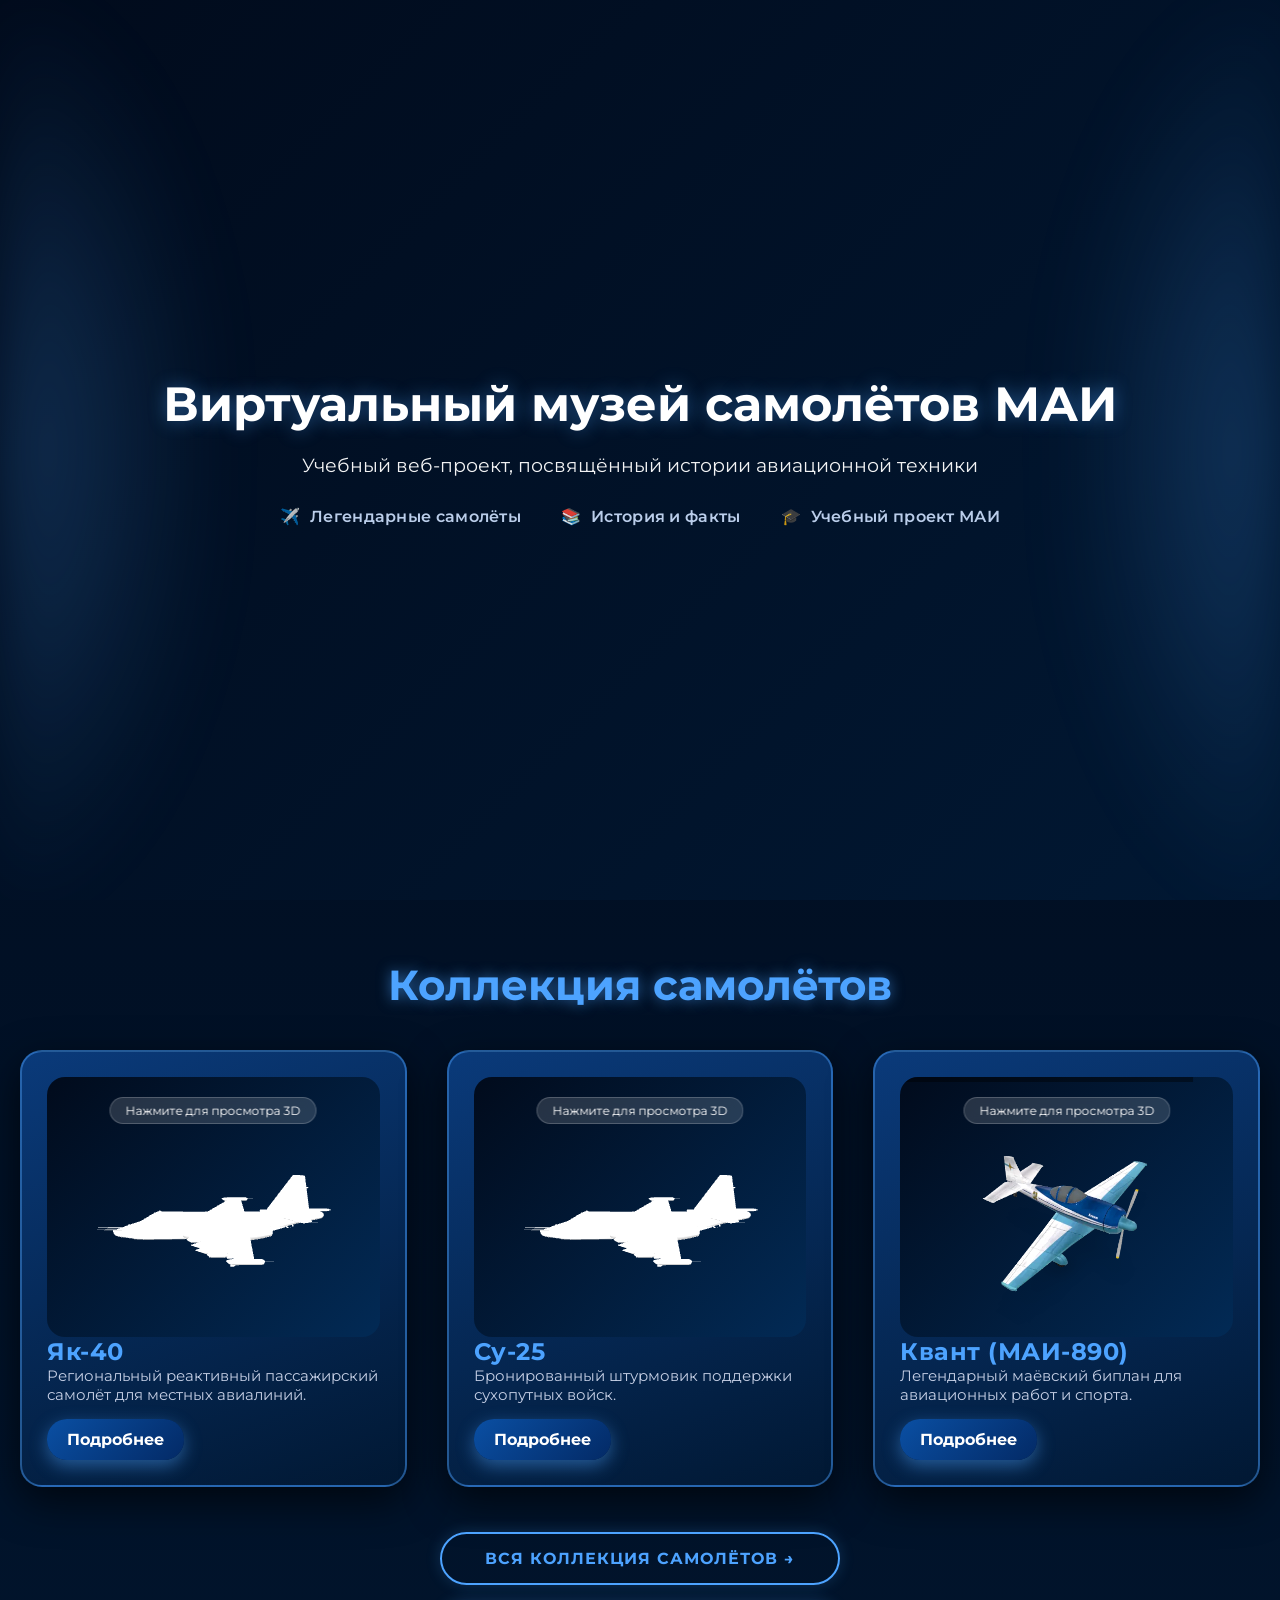
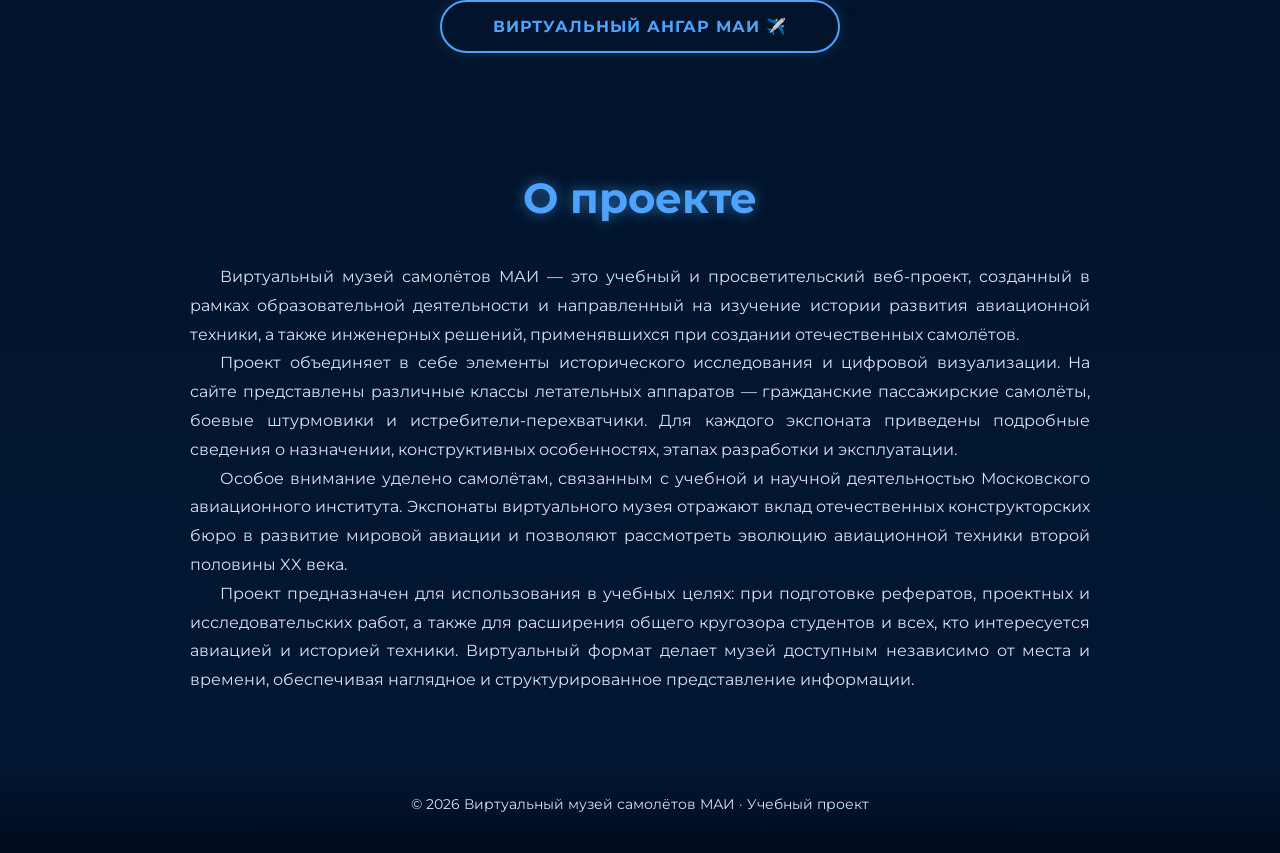
<file: index.html>
<!DOCTYPE html>
<html lang="ru">
<head>
<meta charset="UTF-8">
<meta name="viewport" content="width=device-width, initial-scale=1.0">
<title>Виртуальный музей самолётов МАИ</title>
<link href="https://fonts.googleapis.com/css2?family=Montserrat:wght@300;400;600;700&display=swap" rel="stylesheet">
<link rel="stylesheet" href="main.css">
<link rel="icon" type="image/png" href="osn_icon.png">
<!--script type="module" src="https://ajax.googleapis.com/ajax/libs/model-viewer/4.0.0/model-viewer.min.js"></script-->
<script type="module" src="model-viewer.min.js"></script>
<script src="model_script.js" defer></script>
<style>
*{box-sizing:border-box}
:root{
  --mai-blue-dark:#010b1c;
  --mai-blue:#011833;
  --mai-blue-light:#022a55;
  --mai-accent:#4da3ff;
  --panel-bg:#011428;
}
body{margin:0;font-family:'Montserrat',sans-serif;background:linear-gradient(180deg,#010b1c,#011833);color:#e6ecff;position:relative;overflow-x:hidden}
body::before{left:0;background:linear-gradient(180deg, rgba(255,95,162,0.25), transparent)}
body::before{left:0;background:radial-gradient(ellipse at left center, rgba(77,163,255,0.25) 0%, rgba(77,163,255,0.15) 30%, rgba(77,163,255,0.05) 55%, transparent 70%)}
body::after{right:0;background:linear-gradient(180deg, rgba(214,106,160,0.25), transparent)}
header{min-height:100vh;display:flex;align-items:center;justify-content:center;text-align:center;padding:40px;background:linear-gradient(135deg,#010b1c,#011833);color:#ffffff;position:relative;overflow:hidden}
header h1{font-size:3rem;margin-bottom:10px;position:relative;z-index:2;text-shadow:0 0 18px rgba(77,163,255,.45)}
header p{font-size:1.2rem;max-width:800px;margin:20px auto 30px;opacity:.95;position:relative;z-index:2}
section{padding:80px 40px}
.section-title{text-align:center;font-size:2.6rem;margin-bottom:40px;color:var(--mai-accent);font-weight:700;text-shadow:0 0 14px rgba(77,163,255,.6)}
.gallery {  display: grid;  grid-template-columns: repeat(3, 1fr);   gap: 40px;  margin-bottom:  5vh; }
.card { background: linear-gradient(160deg, #011833, #010b1c); border-radius: 22px; padding: 25px; box-shadow: 0 14px 40px rgba(0, 0, 0, .65);  transition: .35s; color: #e6ecff; border: 2px solid rgba(77, 163, 255, .45); width: auto; }
@media (max-width: 992px) {  .gallery {  grid-template-columns: repeat(2, 1fr);  }}
@media (max-width: 600px) {  .gallery {    grid-template-columns: 1fr;   margin-bottom: 40px;  }}
.card:hover{transform:translateY(-6px);box-shadow:0 18px 40px rgba(0,0,0,.65),0 0 18px rgba(77,163,255,.6);border-color:var(--mai-accent)}
.card h3{color:var(--mai-accent);font-size:1.5rem;font-weight:700;letter-spacing:.5px}
.modal-btn{margin-top:15px;display:inline-block;cursor:pointer;padding:11px 20px;border-radius:20px;background:linear-gradient(135deg,#0a4fa3,#032a66);color:#ffffff;transition:.3s;font-weight:700;box-shadow:0 6px 18px rgba(77,163,255,.45)}
.modal-btn:hover{transform:translateY(-2px) scale(1.05);box-shadow:0 10px 26px rgba(77,163,255,.7)}
.header-features{display:flex;justify-content:center;gap:40px;margin-top:25px}
.feature{display:flex;align-items:center;gap:10px;font-weight:600;color:#cfe2ff;font-size:1rem;opacity:.9}
.feature span{letter-spacing:.3px}
footer{background:linear-gradient(180deg,#011833,#010b1c);padding:40px;text-align:center;font-size:.9rem;color:#e6ecff;opacity:.95}
.modal{position:fixed;inset:0;background:rgba(0,0,0,.6);display:none;align-items:center;justify-content:center;animation:modalFade .4s ease}
.modal-content{background:linear-gradient(160deg,#011833,#010b1c);border-radius:22px;padding:32px;max-width:700px;width:90%;max-height:85vh;overflow-y:auto;animation:fadeUp .3s ease;color:#e6ecff}
.modal-content h3{color:var(--mai-accent);font-size:2rem}
.modal-content h4{margin-top:20px;color:var(--mai-light)}
.modal-content ul{padding-left:20px}
.modal-content li{margin-bottom:8px}
@keyframes fadeUp{from{opacity:0;transform:translateY(30px) scale(.97)}to{opacity:1;transform:translateY(0) scale(1)}}
@media(max-width:768px){header h1{font-size:2.2rem}section{padding:60px 20px}.header-features{flex-direction:column;gap:14px}}section{padding:60px 20px}}
.spec-table{width:100%;border-collapse:collapse;margin-top:10px;font-size:.95rem}
.spec-table th,.spec-table td{padding:8px 10px;border-bottom:1px solid rgba(255,255,255,.15);text-align:left;color:#e6ecff}
.spec-table th{color:var(--mai-accent);font-weight:600;width:55%}
.spec-table tr:last-child th,.spec-table tr:last-child td{border-bottom:none}
@keyframes modalFade{from{opacity:0}to{opacity:1}}
header::before,header::after{content:'';position:absolute;top:0;bottom:0;width:220px;z-index:1;pointer-events:none}
header::before{left:0;background:radial-gradient(ellipse at left center, rgba(77,163,255,0.22) 0%, rgba(77,163,255,0.12) 35%, rgba(77,163,255,0.05) 55%, transparent 75%);filter:blur(30px)}
header::after{right:0;background:radial-gradient(ellipse at right center, rgba(77,163,255,0.22) 0%, rgba(77,163,255,0.12) 35%, rgba(77,163,255,0.05) 55%, transparent 75%);filter:blur(30px)}
</style>
</head>
<body>
<header>
<div>
<h1>Виртуальный музей самолётов МАИ</h1>
<p>Учебный веб‑проект, посвящённый истории авиационной техники</p>
<div class="header-features">
  <div class="feature">✈️ <span><a href="#_Коллекция_самолётов">Легендарные самолёты</a></span></div>
  <div class="feature">📚 <span><a href="#_Коллекция_самолётов">История и факты</a></span></div>
  <div class="feature">🎓 <span><a href="#_О_проекте">Учебный проект МАИ</a></span></div>
</div>
</div>
</header>
<section>
<h2 class="section-title"><a name="_Коллекция_самолётов"></a>Коллекция самолётов</h2>
<div class="gallery">
<div class="card" style="background: linear-gradient(160deg, #0a3a7a, #011833) !important;"><div class="model-placeholder" onclick="openModelViewer('yak40')"><model-viewer src="model_yak40.glb" alt="3D модель"  poster="poster_yak40.webp" auto-rotate interaction-prompt="none" loading="lazy" power-preference="low-power" minimum-render-scale="0.5" camera-controls disable-zoom style="width:100%;height:100%;background:transparent"></model-viewer><div class="click-hint">Нажмите для просмотра 3D</div></div><h3>Як-40</h3><p style="opacity:.85;font-size:.95rem">Региональный реактивный пассажирский самолёт для местных авиалиний.</p><div class="modal-btn" onclick="openModal('yak40')">Подробнее</div></div>
<div class="card" style="background: linear-gradient(160deg, #0a3a7a, #011833) !important;"><div class="model-placeholder" onclick="openModelViewer('su25')"><model-viewer src="model_su25.glb" alt="3D модель"  poster="poster_su25.webp" auto-rotate interaction-prompt="none" loading="lazy" power-preference="low-power" minimum-render-scale="0.5"  camera-controls disable-zoom style="width:100%;height:100%;background:transparent"></model-viewer><div class="click-hint">Нажмите для просмотра 3D</div></div><h3>Су-25</h3><p style="opacity:.85;font-size:.95rem">Бронированный штурмовик поддержки сухопутных войск.</p><div class="modal-btn" onclick="openModal('su25')">Подробнее</div></div>
<div class="card" onmouseenter="speakCard(this)" onmouseleave="stopSpeak()" style="background: linear-gradient(160deg, #0a3a7a, #011833) !important;"><div class="model-placeholder" onclick="openModelViewer('kvant')"><model-viewer src="model_kvant.glb" alt="3D модель" poster="poster_kvant.webp" auto-rotate interaction-prompt="none" loading="lazy" power-preference="low-power" minimum-render-scale="0.5" camera-controls disable-zoom style="width:100%;height:100%;background:transparent"></model-viewer><div class="click-hint">Нажмите для просмотра 3D</div></div><h3>Квант (МАИ-890)</h3><p style="opacity:.85;font-size:.95rem">Легендарный маёвский биплан для авиационных работ и спорта.</p><div class="modal-btn" onclick="openModal('kvant')">Подробнее</div></div>
</div>
<div style="text-align: center; margin-top: 40px; display: flex; flex-direction: column; align-items: center; gap: 15px;">
    <a href="catalog.html" class="all-models-btn" style="width: 400px;">Вся коллекция самолётов →</a>
    <a href="angar.html" class="all-models-btn" style="width: 400px;">Виртуальный ангар МАИ ✈️</a>
</div>
</section>
<section>
<h2 class="section-title"><a name="_О_проекте"></a>О проекте</h2>
<div style="max-width:900px;margin:auto;line-height:1.8;opacity:.95; text-align: justify;  hyphens: auto; text-indent: 30px;  ">
<p>
Виртуальный музей самолётов МАИ — это учебный и просветительский веб‑проект,
созданный в рамках образовательной деятельности и направленный на изучение
истории развития авиационной техники, а также инженерных решений,
применявшихся при создании отечественных самолётов.
</p>
<p>
Проект объединяет в себе элементы исторического исследования и цифровой
визуализации. На сайте представлены различные классы летательных аппаратов —
гражданские пассажирские самолёты, боевые штурмовики и истребители‑перехватчики.
Для каждого экспоната приведены подробные сведения о назначении,
конструктивных особенностях, этапах разработки и эксплуатации.
</p>
<p>
Особое внимание уделено самолётам, связанным с учебной и научной деятельностью
Московского авиационного института. Экспонаты виртуального музея отражают вклад
отечественных конструкторских бюро в развитие мировой авиации и позволяют
рассмотреть эволюцию авиационной техники второй половины XX века.
</p>
<p>
Проект предназначен для использования в учебных целях: при подготовке
рефератов, проектных и исследовательских работ, а также для расширения общего
кругозора студентов и всех, кто интересуется авиацией и историей техники.
Виртуальный формат делает музей доступным независимо от места и времени,
обеспечивая наглядное и структурированное представление информации.
</p>
</div>
</section>
<footer>© 2026 Виртуальный музей самолётов МАИ · Учебный проект</footer>
<div class="modal" id="infoModal"><div class="modal-content" id="modalContent"></div></div>
<div class="modal" id="modelModal">
   <div class="modal-content" id="modelModalContent" style="max-width:90%; max-height:90%; padding:0; overflow:hidden; display:flex; flex-direction:column; ">
        <!-- Сюда скрипт будет вставлять нужный <model-viewer> -->
    </div>
</div>

<div id="info-panel" class="info-panel-hidden">
  <div class="info-panel-content"></div>
</div>
   
</body>
</html>
</file>
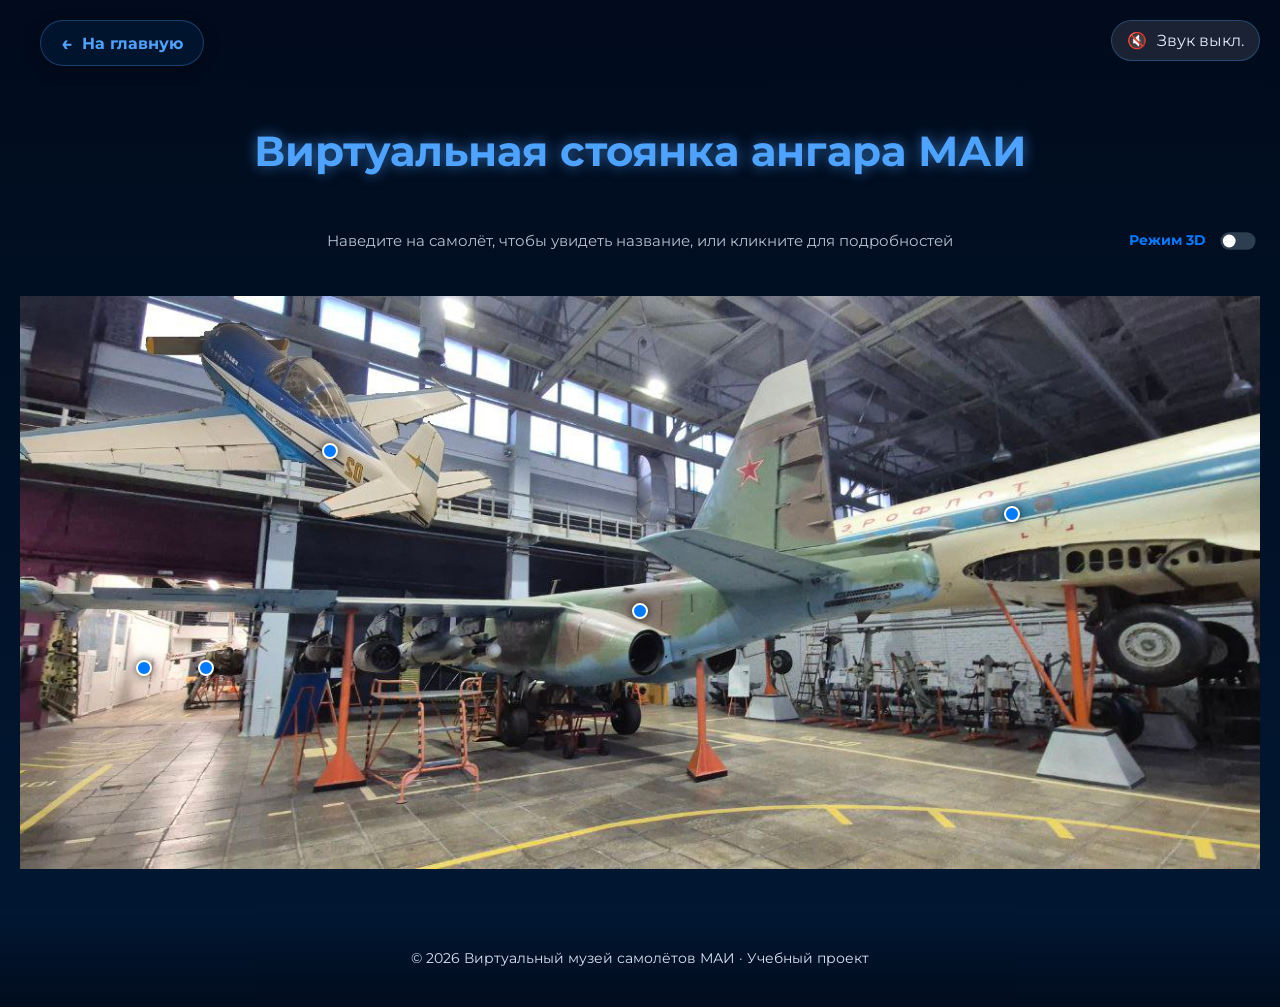
<file: angar.html>
<!DOCTYPE html>
<html lang="ru">
<head>
<meta charset="UTF-8">
<meta name="viewport" content="width=device-width, initial-scale=1.0">
<title>Виртуальный музей самолётов МАИ</title>
<link href="https://fonts.googleapis.com/css2?family=Montserrat:wght@300;400;600;700&display=swap" rel="stylesheet">
<link rel="stylesheet" href="main.css">
<link rel="icon" type="image/png" href="osn_icon.png">
<!--script type="module" src="https://ajax.googleapis.com/ajax/libs/model-viewer/4.0.0/model-viewer.min.js"></script-->
<script type="module" src="model-viewer.min.js"></script>
<script src="model_script.js" defer></script>
<style>
*{box-sizing:border-box}
:root{
  --mai-blue-dark:#010b1c;
  --mai-blue:#011833;
  --mai-blue-light:#022a55;
  --mai-accent:#4da3ff;
  --panel-bg:#011428;
}
body{margin:0;font-family:'Montserrat',sans-serif;background:linear-gradient(180deg,#010b1c,#011833);color:#e6ecff;position:relative;overflow-x:hidden}
body::before{left:0;background:linear-gradient(180deg, rgba(255,95,162,0.25), transparent)}
body::before{left:0;background:radial-gradient(ellipse at left center, rgba(77,163,255,0.25) 0%, rgba(77,163,255,0.15) 30%, rgba(77,163,255,0.05) 55%, transparent 70%)}
body::after{right:0;background:linear-gradient(180deg, rgba(214,106,160,0.25), transparent)}
header{min-height:100vh;display:flex;align-items:center;justify-content:center;text-align:center;padding:40px;background:linear-gradient(135deg,#010b1c,#011833);color:#ffffff;position:relative;overflow:hidden}
header h1{font-size:3rem;margin-bottom:10px;position:relative;z-index:2;text-shadow:0 0 18px rgba(77,163,255,.45)}
header p{font-size:1.2rem;max-width:800px;margin:20px auto 30px;opacity:.95;position:relative;z-index:2}
section{padding:80px 40px}
.section-title{text-align:center;font-size:2.6rem;margin-bottom:40px;color:var(--mai-accent);font-weight:700;text-shadow:0 0 14px rgba(77,163,255,.6)}
.gallery {  display: grid;  grid-template-columns: repeat(3, 1fr);   gap: 40px;  margin-bottom:  5vh; }
.card { background: linear-gradient(160deg, #011833, #010b1c); border-radius: 22px; padding: 25px; box-shadow: 0 14px 40px rgba(0, 0, 0, .65);  transition: .35s; color: #e6ecff; border: 2px solid rgba(77, 163, 255, .45); width: auto; }
@media (max-width: 992px) {  .gallery {  grid-template-columns: repeat(2, 1fr);  }}
@media (max-width: 600px) {  .gallery {    grid-template-columns: 1fr;   margin-bottom: 40px;  }}
.card:hover{transform:translateY(-6px);box-shadow:0 18px 40px rgba(0,0,0,.65),0 0 18px rgba(77,163,255,.6);border-color:var(--mai-accent)}
.card h3{color:var(--mai-accent);font-size:1.5rem;font-weight:700;letter-spacing:.5px}
.modal-btn{margin-top:15px;display:inline-block;cursor:pointer;padding:11px 20px;border-radius:20px;background:linear-gradient(135deg,#0a4fa3,#032a66);color:#ffffff;transition:.3s;font-weight:700;box-shadow:0 6px 18px rgba(77,163,255,.45)}
.modal-btn:hover{transform:translateY(-2px) scale(1.05);box-shadow:0 10px 26px rgba(77,163,255,.7)}
.header-features{display:flex;justify-content:center;gap:40px;margin-top:25px}
.feature{display:flex;align-items:center;gap:10px;font-weight:600;color:#cfe2ff;font-size:1rem;opacity:.9}
.feature span{letter-spacing:.3px}
footer{background:linear-gradient(180deg,#011833,#010b1c);padding:40px;text-align:center;font-size:.9rem;color:#e6ecff;opacity:.95}
.modal{position:fixed;inset:0;background:rgba(0,0,0,.6);display:none;align-items:center;justify-content:center;animation:modalFade .4s ease}
.modal-content{background:linear-gradient(160deg,#011833,#010b1c);border-radius:22px;padding:32px;max-width:700px;width:90%;max-height:85vh;overflow-y:auto;animation:fadeUp .3s ease;color:#e6ecff}
.modal-content h3{color:var(--mai-accent);font-size:2rem}
.modal-content h4{margin-top:20px;color:var(--mai-light)}
.modal-content ul{padding-left:20px}
.modal-content li{margin-bottom:8px}
@keyframes fadeUp{from{opacity:0;transform:translateY(30px) scale(.97)}to{opacity:1;transform:translateY(0) scale(1)}}
@media(max-width:768px){header h1{font-size:2.2rem}section{padding:60px 20px}.header-features{flex-direction:column;gap:14px}}section{padding:60px 20px}}
.spec-table{width:100%;border-collapse:collapse;margin-top:10px;font-size:.95rem}
.spec-table th,.spec-table td{padding:8px 10px;border-bottom:1px solid rgba(255,255,255,.15);text-align:left;color:#e6ecff}
.spec-table th{color:var(--mai-accent);font-weight:600;width:55%}
.spec-table tr:last-child th,.spec-table tr:last-child td{border-bottom:none}
@keyframes modalFade{from{opacity:0}to{opacity:1}}
header::before,header::after{content:'';position:absolute;top:0;bottom:0;width:220px;z-index:1;pointer-events:none}
header::before{left:0;background:radial-gradient(ellipse at left center, rgba(77,163,255,0.22) 0%, rgba(77,163,255,0.12) 35%, rgba(77,163,255,0.05) 55%, transparent 75%);filter:blur(30px)}
header::after{right:0;background:radial-gradient(ellipse at right center, rgba(77,163,255,0.22) 0%, rgba(77,163,255,0.12) 35%, rgba(77,163,255,0.05) 55%, transparent 75%);filter:blur(30px)}
</style>
</head>
<body>
<div class="nav-container">
    <a href="index.html#_Коллекция_самолётов" class="back-btn">
        <span class="arrow">←</span> На главную
    </a>
</div>
<div class="audio-toggle" onclick="toggleAudio()">
    <span id="speaker-icon">🔇</span>
    <span id="speaker-text">Звук выкл.</span> 
</div>
<section class="angar-section" style="padding: 40px 20px; text-align: center;">
  <h2 class="section-title">Виртуальная стоянка ангара МАИ</h2>
<div style="position: relative; display: flex; justify-content: center; align-items: center; margin-bottom: 30px; min-height: 50px; width: 100%;">
    
    <!-- ТЕКСТ: Всегда в центре. На мобилках уменьшаем ширину, чтобы не бил слайдер -->
    <p style="margin: 0; opacity: 0.8; font-size: 0.95rem; text-align: center; max-width: 60%; line-height: 1.3;">
        Наведите на самолёт, чтобы увидеть название, или кликните для подробностей
    </p>

    <!-- СЛАЙДЕР: Прибит к правому краю через position: absolute -->
    <div style="position: absolute; right: 0; display: flex; align-items: center; white-space: nowrap;">
        <span style="margin-right: 10px; color: #007bff; font-weight: 700; font-size: 14px; text-align: right; line-height: 1.1;">
            Режим 3D
        </span>
        <label class="switch" style="transform: scale(0.8); margin-right: 0;">
            <input type="checkbox" id="three-d-mode-toggle">
            <span class="slider"></span>
        </label>
    </div>
</div>

<style>
/* Магия для телефона: если экран меньше 768px, отключаем "абсолютное" позиционирование слайдера */
@media (max-width: 768px) {
    [style*="position: absolute; right: 0"] {
        position: static !important; 
        margin-top: 15px;
        width: 100%;
        justify-content: center !important;
    }
    [style*="display: flex; justify-content: center"] {
        flex-direction: column;
    }
    [style*="max-width: 60%"] {
        max-width: 100% !important;
    }
}
</style>

  <div id="main-view-container" style="position: relative; width: 100%;">
    
    <!-- РЕЖИМ 2D (Фото с твоими полными текстами) -->
    <div id="view-2d" class="angar-container" style="position: relative; width: 100%; line-height: 0;">
      <img src="angar_mai.jpg" style="width: 100%; height: auto; display: block;">
      
      <!-- Точка над Як-40 -->
      <button class="hotspot_a" 
              onclick="openModal('yak40')" 
              onmouseenter="speakAnnotation('Самолет Як-40')" 
              onmouseleave="stopSpeak()"
              style="top: 38%; left: 80%; background-color: #007bff !important; border: 2px solid white !important; box-shadow: 0 0 10px rgba(0,0,0,0.8) !important; width: 16px; height: 16px;">
        <div class="annotation">
          Як-40<br>
          <span style="font-size: 12px; font-weight: 400; opacity: 0.8;">Нажмите, чтобы узнать историю</span>
        </div>
      </button>

      <!-- Точка над Су-25 -->
      <button class="hotspot_a" 
              onclick="openModal('su25')" 
              onmouseenter="speakAnnotation('Штурмовик Су-25')" 
              onmouseleave="stopSpeak()"
              style="top: 55%; left: 50%; background-color: #007bff !important; border: 2px solid white !important; box-shadow: 0 0 10px rgba(0,0,0,0.8) !important; width: 16px; height: 16px;">
        <div class="annotation">
          Штурмовик Су-25<br>
          <span style="font-size: 12px; font-weight: 400; opacity: 0.8;">Посмотреть характеристики</span>
        </div>
      </button>

      <!-- Точка над Квантом -->
      <button class="hotspot_a" 
              onclick="openModal('kvant')" 
              onmouseenter="speakAnnotation('Самолет Квант')" 
              onmouseleave="stopSpeak()"
              style="top: 27%; left: 25%; background-color: #007bff !important; border: 2px solid white !important; box-shadow: 0 0 10px rgba(0,0,0,0.8) !important; width: 16px; height: 16px;">
        <div class="annotation">
          МАИ-890 «Квант»  )<br>
          <span style="font-size: 12px; font-weight: 400; opacity: 0.8;">Учебный биплан </span>
        </div>
      </button>
      <!-- Точка над Ми-2 -->
      <button class="hotspot_a" 
              onclick="openModal('mi2')" 
              onmouseenter="speakAnnotation('Вертолет Ми-2')" 
              onmouseleave="stopSpeak()"
              style="top: 65%; left: 15%; background-color: #007bff !important; border: 2px solid white !important; width: 16px; height: 16px;">
        <div class="annotation">
          Ми-2<br>
          <span style="font-size: 12px; font-weight: 400; opacity: 0.8;">Легкий многоцелевой</span>
        </div>
      </button>   
<!-- Точка над моделью Можайского («Летунья») -->
<button class="hotspot_a" 
        onclick="openModal('mojaysky')" 
        onmouseenter="speakAnnotation('Модель Можайского Летунья')" 
        onmouseleave="stopSpeak()"
        style="top: 65%; left: 10%; background-color: #007bff !important; border: 2px solid white !important; box-shadow: 0 0 10px rgba(0,0,0,0.8) !important; width: 16px; height: 16px;">
  <div class="annotation">
    Модель «Летунья»<br>
    <span style="font-size: 12px; font-weight: 400; opacity: 0.8;">Первая в России летающая модель с деревянным каркасом </span>
  </div>
</button>      
    </div>

    <!-- РЕЖИМ 3D  -->
    <div id="view-3d" style="display: none; z-index: 2; width: 100%; height: 600px; background: #000; border-radius: 15px; overflow: hidden; position: relative;">
    <model-viewer src="model_angar.glb" id="modangar" camera-controls tone-mapping="neutral" shadow-intensity="1"  interaction-prompt="none" disable-zoom 
     camera-orbit="-223.7deg 77.74deg 167.2m" min-camera-orbit="auto auto 0m"  min-field-of-view="10deg" field-of-view="29.19deg" >
<!-- Су-25 (Слева от центра) -->
  <button slot="hotspot-su25" class="plane-poster hidden-poster" 
          data-position="-6m 1.8m -8m" data-normal="0 1 0" 
          onclick="handlePosterClick(event,'su25')">
      <img src="poster_su25.webp" style="width: 300px; height: auto;">
      <div class="annotation">Су-25</div>
  </button>

  <!-- Як-40 (Справа от центра) -->
  <button slot="hotspot-yak40" class="plane-poster hidden-poster" 
          data-position="7.5m 1.8m -6m" data-normal="0 1 0" 
          onclick="handlePosterClick(event,'yak40')">
      <img src="poster_yak40.webp" style="width: 450px; height: auto;">
      <div class="annotation">Як-40</div>
  </button>

  <!-- Су-33 (Чуть в глубине по центру) -->
  <button slot="hotspot-su33" class="plane-poster hidden-poster" 
          data-position="2.5m 1.5m 3m" data-normal="0 1 0" 
          onclick="handlePosterClick(event,'su33')">
      <img src="poster_su33.webp" style="width: 280px; height: auto;">
      <div class="annotation">Су-33</div>
  </button>
  <!-- Ми-2 (в ангаре) -->
  <button slot="hotspot-mi2" class="plane-poster hidden-poster" 
          data-position="-2m 0.2m -3m" data-normal="0 1 0" 
          onclick="handlePosterClick(event,'mi2')">
      <img src="poster_mi2.webp" style="width: 450px; height: auto;">
      <div class="annotation">Ми-2</div>
  </button>
  <!-- Модель Можайского (слева) -->
  <button slot="hotspot-mojaysky" class="plane-poster hidden-poster" 
          data-position="-2m 4.5m -5m" data-normal="0 1 0" 
          onclick="handlePosterClick(event,'mojaysky')">
      <img src="poster_mojaysky.webp" style="width: 450px; height: auto;">
      <div class="annotation">Модель «Летунья»</div>
  </button>
    <!-- Квант (МАИ-890) -->
  <button slot="hotspot-kvant" class="plane-poster hidden-poster" 
        data-position="7m 5m -4m" data-normal="0 1 0" 
        onclick="handlePosterClick(event,'kvant')">
    <img src="poster_kvant.webp" style="width: 250px; height: auto;">
    <div class="annotation">Квант (МАИ-890)</div>
  </button>
    </model-viewer>
    </div>
  </div> 
</section>
<footer>© 2026 Виртуальный музей самолётов МАИ · Учебный проект</footer>
<div class="modal" id="infoModal"><div class="modal-content" id="modalContent"></div></div>
<!-- Скрытый элемент аудио -->
<audio id="ambient-sound">
    <source src="samolety_1.mp3" type="audio/mpeg">
</audio>
<div class="modal" id="modelModal"  style="z-index:3;">
   <div class="modal-content" id="modelModalContent" style="max-width:90%; max-height:90%; padding:0; overflow:hidden; display:flex; flex-direction:column; ">
     </div>
</div>
<div id="info-panel" class="info-panel-hidden">
  <div class="info-panel-content"></div>
</div>
 
</body>
<script>
document.addEventListener('DOMContentLoaded', () => {
    const toggle = document.getElementById('three-d-mode-toggle');
    const view2d = document.getElementById('view-2d');
    const view3d = document.getElementById('view-3d');
    const angar = document.getElementById('modangar');

    if (toggle && view2d && view3d) {
        toggle.addEventListener('change', (e) => {
            if (e.target.checked) {
                view2d.style.display = 'none';
                view3d.style.display = 'block';

                if (angar) {
                    // Указываем начальную точку снаружи
                    angar.cameraOrbit = "-223.7deg 77.74deg 150m";
                    angar.cameraTarget = "0m 5m 0m";
                    // ПРИНУДИТЕЛЬНО ставим камеру далеко без анимации
                    angar.jumpCameraToGoal(); 

                    requestAnimationFrame(() => {
                        setTimeout(() => {
                            // Обновляем границы перед полетом
                            angar.updateFraming(); 
                            
                            setTimeout(() => {
                                // Плавный залет (твои координаты)
                                smoothEnterAngar(angar, '0.78m 2m -0.07m', '-180deg 85deg 30m', 1.3);                                          
                            }, 200);       
                           // setTimeout(() => {angar.cameraOrbit ='-0deg 85deg 30m';},1500 );
                        }, 300); 
                    });
                  
                }
            } else {
                view2d.style.display = 'block';
                view3d.style.display = 'none';
                
                // Прячем постеры при выходе
                const posters = angar.querySelectorAll('.plane-poster');
                posters.forEach(p => p.classList.remove('visible-poster'));

                if (angar) {
                    // Возвращаем камеру "на улицу"
                    angar.cameraOrbit = "-223.7deg 77.74deg 150m";
                    angar.cameraTarget = "0m 5m 0m";
                }
            }
        });
    }

    // НАСТРОЙКА МАТЕРИАЛОВ (Тут аккуратно!)
    if (angar) {
        angar.addEventListener('load', () => {
            const materials = angar.model.materials;
            materials.forEach(material => {                
                // material.pbrMetallicRoughness.setBaseColorFactor([0.5, 0.5, 0.5, 1]);                
                material.pbrMetallicRoughness.setMetallicFactor(0.8);
                material.pbrMetallicRoughness.setRoughnessFactor(0.5);
            });
            angar.exposure = 0.8; // Можно чуть поднять яркость для текстур
        });
    }
});
  
function handlePosterClick(event, planeId) {
    const posterButton = event.currentTarget;
    const img = posterButton.querySelector('img');
    const angar = document.getElementById('modangar');

    if (img && angar) {
        // 1. ПОВОРОТ К ДВЕРИ (Сначала просто фиксируем взгляд)
        angar.cameraOrbit = "0deg 85deg 30m"; 
        angar.cameraTarget = "0.78m 2m -0.07m";

        // 2. ЗАПУСК ПОЛЕТА (через паузу, чтобы камера успела довернуть)
        setTimeout(() => {
            
            // ТОТ САМЫЙ РАБОЧИЙ ПОЛЕТ ПОСТЕРА
            const flyAnim = img.animate([
                { transform: 'scale(1) translateY(0)', opacity: 1 },
                { transform: 'scale(0.1) translateY(-500px) translateZ(-800px)', opacity: 0 }
            ], {
                duration: 1400,
                easing: 'ease-in',
                fill: 'forwards' 
            });

            // РЫВОК КАМЕРЫ ВСЛЕД ЗА НИМ (В КОСМОС)
            // Летим ниже (1m) и очень далеко за дверь (-40m)
           setTimeout(() => {  angar.cameraOrbit = "0deg 90deg 15m"; 
            angar.cameraTarget = "0.78m 5m -40m";
            angar.fieldOfView = "15deg"; // Сужаем обзор для скорости
 
            angar.skyboxImage = "cloud_layers_1k.hdr"; // Путь к твоему небу
    angar.exposure = 2.0; // Делаем вспышку света при вылете
}, 700);
            flyAnim.onfinish = () => {
                openModelViewer(planeId);
                
                // ТИХИЙ СБРОС (без обратного разворота)
                setTimeout(() => {
                    flyAnim.cancel();
                    // Оставляем камеру смотреть на дверь
                    angar.cameraOrbit = "0deg 85deg 30m"; 
                    angar.cameraTarget = "0.78m 2m -0.07m";
                    angar.fieldOfView = "29deg";
                }, 1000);
            };
            
        }, 600); // Пауза на разворот
    }
}
</script>
</html>
</file>
<file: main.css>
/* ����� �������� */
* {
margin: 0;
padding: 0;
box-sizing: border-box; 
}


/* ������ 3D ����� �� ���� ������� */
model-viewer {
height: 100vh;
width: 100%;
display: block;
filter: brightness(1.1) contrast(1.05);
}

a {
    color: #cfe2ff; /* ���� ������� ������ */
    text-decoration: none; /* ������ ������������� (�����������) */
}
a:visited {
    color: #cfa2ff; /* ���� ���������� ������ */
}
a:hover {
    color: #0000ff; /* ���� ��� ��������� ������� */
    text-decoration: underline; /* ������������� ��� ��������� */
}
a:active {
    color: #00ff00; /* ���� �������� ������ (��� �������) */

}


.hotspot-label {
  position: absolute;
  bottom: 30px;
  left: 50%;
  transform: translateX(-50%);
  background: white;
  padding: 4px 8px;
  border-radius: 4px;
  font-size: 12px;
  white-space: nowrap;
}

.cabin-hotspot {
  width: 20px;
  height: 20px;
  border-radius: 50%;
  border: none;
  background-color: #007bff; /* ����� ���� */
  box-shadow: 0 0 0 rgba(0, 123, 255, 0.4);
  animation: pulse-blue 2s infinite;
  cursor: pointer;
  padding: 0;
}


.close-model-btn {
  position: absolute; /* ������������ modal-content */
  top: 20px;
  right: 20px;
  z-index: 1000; /* ������ ������ ������ */
  background: rgba(0, 0, 0, 0.6);
  color: white;
  padding: 10px 20px;
  border-radius: 5px;
  cursor: pointer;
  font-family: sans-serif;
  transition: background 0.3s;
}

.close-model-btn:hover {
  background: rgba(255, 71, 87, 1); /* �������� ��� ��������� */
}

/* �������� �������, ����� �� � ������  */
.inside-mode .cabin-hotspot {
  display: none;
}


#modsu33 [slot^="hotspot"] {
  display: none; /* ������, ���� �� ��������� �������� */
  position: relative; 
  border: none;
  cursor: pointer;
  outline: none;
  padding: 0;
  margin: 0;
  /* ���������� ������ � 3D �����, ��� �������� ������ ����������! */
  transform: translate(-50%, -50%); 
}

/* ������ ������ */
#cabin-trigger {
  width: 40px; 
  height: 40px;
  background: url('KABINA.gif') no-repeat center / contain;
  background-color: transparent;   
  border: 2px solid rgba(255,255,255,0.3); 
  opacity: 0.3 !important; 
  --min-hotspot-opacity: 0.2;
  transition: opacity 0.3s;
}

/* ��������� "������" (������� ������ ������) */
#cabin-trigger.is-inside {
  width: auto !important;
  height: auto !important;
  padding: 10px 20px;
  background: rgba(255, 71, 25, 0.6) !important;
  color: white !important;
  border-radius: 5px;
  font-weight: bold;
  opacity: 1 !important;
  --min-hotspot-opacity: 1 !important;
  border: none;
  white-space: nowrap;
}


#bagage-trigger.is-inside {
  width: auto !important;
  height: auto !important;
  padding: 10px 20px;
  background: rgba(255, 71, 25, 0.6) !important;
  color: white !important;
  border-radius: 5px;
  font-weight: bold;
  opacity: 1 !important;
  --min-hotspot-opacity: 1 !important;
  border: none;
  white-space: nowrap;
}

/* ��������� ������� (����������) */
#eject-button {
  /* ��� ��� ������ ���������� ����� ��� "����������" */
  position: absolute; 
  top: 0; 
  left: 0;  
  /* ���������� � 3D ����� */
  transform: translate(-50%, -50%); 
  
  display: none; /* ���� �� ����� � ������ */
  width: 60px;
  height: 60px;
  background-color: rgba(255, 120, 0, 0.9) !important;
  border: 2px solid black;
  z-index: 10; /* ����� ��� ������ ������ */
}


/* ������ ��������� (������������� �����) */
@keyframes pulse-blue {
  0% {
    transform: scale(0.95);
    box-shadow: 0 0 0 0 rgba(0, 123, 255, 0.7);
  }
  70% {
    transform: scale(1);
    box-shadow: 0 0 0 15px rgba(0, 123, 255, 0);
  }
  100% {
    transform: scale(0.95);
    box-shadow: 0 0 0 0 rgba(0, 123, 255, 0);
  }
}



/* �������� ����� ������ (������ ���������) */
@keyframes button-pulse {
  0% { transform: scale(1); }
  50% { transform: scale(1.05); }
  100% { transform: scale(1); }
}

/* �������� ������������ ����� */
@keyframes echo-wave {
  0% { transform: scale(1); opacity: 0.8; }
  100% { transform: scale(1.6); opacity: 0; }
}

.blink-active {
  position: relative; /* ����� ��� ���������������� ����� */
  animation: button-pulse 0.6s ease-in-out 5;
}

/* ������� "�����" ����� ������������� */
.blink-active::after {
  content: "";
  position: absolute;
  top: 0; left: 0; right: 0; bottom: 0;
  border-radius: inherit; /* �������� ���������� ������ */
  border: 2px solid #fff; /* ���� ����� (����� ��� ������) */
  animation: echo-wave 0.6s ease-out 5;
}

/* ������ ���������� ������ ����� */
#skip-video {
    position: absolute;
    bottom: 40px;
    right: 40px;
    padding: 12px 24px;
    background: rgba(255, 120, 0, 0.8); /* ��������� � ����� ������� */
    color: white;
    border: none;
    border-radius: 50px;
    cursor: pointer;
    font-weight: bold;
    z-index: 10001;
}  

/* ����� ��� ���������� ��������� ���� */
.no-scroll {
  overflow: hidden !important;
  height: 100%;
  /* ����� �������� �� "�������" ��-�� ������������ ������ ��������� */
  padding-right: 15px; 
}


#modsu33 {
    transition: filter 0.3s ease;
}
.camera-blur {
    filter: brightness(1.5) blur(2px);
}

#modsu33 button, #modyak40 button, #modsu25 button, .cabin-area, .cabin-hotspot {
    pointer-events: auto !important;
    z-index: 999;
}
/* ������ ����� ��� ��������� (Hotspots) */

.hotspot_a {
  width: 14px;
  height: 14px;
  border-radius: 50%;
  border: 1px solid rgba(255, 255, 255, 0.4);
  background-color: rgba(200, 200, 200, 0.4);
  box-shadow: 0 0 5px rgba(0, 0, 0, 0.2);
  cursor: pointer;
  padding: 0;
  display: block !important; /* ���������, ���� ���� ������ */
 /* z-index: 999;*/
  
  /* ���������� �����: ������������� ����� + ������� ������� */
  position: absolute;
  transform: translate(-50%, -50%) scale(1);
  transition: background-color 0.3s, transform 0.3s;
}

/* ������ ��� ��������� �� ����� */
.hotspot_a:hover, 
.hotspot_a:focus {
  background-color: rgba(255, 255, 255, 0.9);
  border-color: rgba(255, 255, 255, 1);
  /* ��������� ������������� � ��������� ������� */
  transform: translate(-50%, -50%) scale(1.3);
  outline: none;
}

/* ����� ������������ ������ */
.annotation {
  visibility: hidden;
  opacity: 0;
  position: absolute;
  transform: translate(-50%, -50%); 
  top: 50%;
  left: 120%;
  
  background-color: rgba(10, 25, 45, 0.95); 
  color: #ffffff;
  padding: 12px 18px;
  border-radius: 8px;
  font-size: 16px !important;  
  font-weight: 600; 
  line-height: 1.5;
  text-align: center;
  width: max-content;
  max-width: 280px;
  border: 1px solid rgba(77, 163, 255, 0.3); /* ���� �� ������ ������� */
  z-index: 1000;
  pointer-events: none;
  transition: opacity 0.3s ease;
}

/* ����� ������ ��� ��������� */
.hotspot_a:hover .annotation,
.hotspot_a:focus .annotation,
.cabin-hotspot:hover .annotation,
.cabin-area:hover .annotation {
  visibility: visible;
  opacity: 1!important;
}

#cabin-trigger:hover, 
#cabin-trigger:active,
#cabin-trigger:focus-within {
  opacity: 1 !important; /* ������� ������������ ��������� */
  transition: opacity 0.2s ease-in-out; /* ������� ������� */
}

/* ��������� ��������� ������, ����� ��� ���� ������ */
#cabin-trigger:hover .annotation {
  visibility: visible;
  opacity: 1 !important;
  background-color: rgba(10, 25, 45, 0.95) !important; /* ������� ��� */
  filter: none !important; /* ������� ��������, ���� ��� ���� */
}


/* ������������� �������� ��� ���� ����� ��������� � �������� ��������� */
.hotspot_a.active, 
.cabin-hotspot.active, 
.cabin-area.active {
  background-color: rgba(255, 255, 255, 0.9);
  transform: translate(-50%, -50%) scale(1.3);
  z-index: 1001;
}

.hotspot_a.active .annotation, 
.cabin-hotspot.active .annotation, 
.cabin-area.active .annotation {
  visibility: visible;
  opacity: 1 !important;
}


/* ������ � ����� ������� ���� */
#info-panel {
  /* ��������� � ���� ��������, ����� ������� � �� ����������� */
  position: fixed !important; 
  top: 100px !important;
  left: 30px !important;
  
  width: 300px !important;
  min-height: 60px !important;
  
  /* ����� � ������ */
  background: rgba(10, 25, 45, 0.95) !important;
  color: #ffffff !important;
  border-left: 5px solid #4da3ff !important;
  border-radius: 8px !important;
  padding: 20px !important;
  
  /* ���� � ����������� ������� */
  z-index: 999999 !important; 
  
  /* ����������� */
  display: block !important;
  pointer-events: none;
  
  /* ��������� */
  opacity: 0;
  transform: translateX(-30px);
  transition: opacity 0.5s ease, transform 0.5s ease !important;
}

/* ��������� ��� ������ ����� */
#info-panel.visible {
  opacity: 1 !important;
  transform: translateX(0) !important;
  visibility: visible !important;
}

.info-panel-content {
  font-family: sans-serif;
  font-size: 18px !important;
  line-height: 1.5 !important;
}

/* �������� ������� ��������� ��� ����-����� */
.autocycle-active .annotation {
  display: none !important;
}


/* ��� ���� ������� hover (����� ���� ��� �����) ������ �������� */
.hotspot_a:hover .annotation, 
.cabin-hotspot:hover .annotation {
  display: block !important;
}

/* ��������� ���������� */
.custom-loader {
  display: flex;
  flex-direction: column;
  align-items: center;
  justify-content: center;
  width: 100%;
  height: 100%;
  background-color: rgba(10, 25, 45, 0.9); /* �������� ���� ���� */
  position: absolute;
  top: 0;
  left: 0;
  z-index: 10000;
  transition: opacity 0.5s ease;
}

/* ����� */
.loader-text {
  color: #4da3ff;
  font-family: sans-serif;
  margin-bottom: 15px;
  font-size: 18px;
  letter-spacing: 1px;
}

/* ���� ������ (���) */
.update-bar {
  width: 200px;
  height: 4px;
  background: rgba(255, 255, 255, 0.1);
  border-radius: 2px;
  position: relative;
  overflow: hidden;
}

/* ����������� ����� ������ */
.update-bar::before {
  content: "";
  display: block;
  position: absolute;
  top: 0;
  left: 0;
  width: var(--progress, 0%); /* ����������� ����� JS */
  height: 100%;
  background: #4da3ff;
  box-shadow: 0 0 10px #4da3ff;
  transition: width 0.3s ease;
}

/* �������� ���������, ����� ������ ������ */
.custom-loader.hidden {
  opacity: 0;
  pointer-events: none;
}

/* ����� ��� ������ ���������� (�������������) */
.control-panel {
  position: absolute;   
  top: 30px;          
  left: 100px;
  display: flex;
  align-items: center;
  gap: 12px;
  font-family: sans-serif;
  margin: 10px;
}

.switch {
  position: relative;
  display: inline-block;
  width: 44px;
  height: 22px;
}

.switch input { opacity: 0; width: 0; height: 0; }

.slider {
  position: absolute;
  cursor: pointer;
  top: 0; left: 0; right: 0; bottom: 0;
  background-color: #2c3e50;
  transition: .4s;
  border-radius: 34px;
}

.slider:before {
  position: absolute;
  content: "";
  height: 16px; width: 16px;
  left: 3px; bottom: 3px;
  background-color: white;
  transition: .4s;
  border-radius: 50%;
}

input:checked + .slider { background-color: #ccc; }
input:checked + .slider:before { transform: translateX(22px); }


/* ����� ����� ��� ���� ��������� (Hotspots) */
.nav-light {
  width: 10px;
  height: 10px;
  border-radius: 50%;
  border: none;
  pointer-events: none; /* ����� �� ������ ������� ������ */
  opacity: 0;           /* ���� ��� ��������� ������ */
  transition: opacity 0.5s ease;
}

/* ���������� ���� ������ ����� � model-viewer ���� ����� .night-mode */
.night-mode .nav-light {
  opacity: 1;
}


/* ����� � ������ �������� (Bloom) */
.red { 
  background: #ff0000; 
  box-shadow: 0 0 15px 5px rgba(255, 0, 0, 0.8); 
}

.green { 
  background: #00ff00; 
  box-shadow: 0 0 15px 5px rgba(0, 255, 0, 0.8); 
}

.white { 
  background: #ffffff; 
  box-shadow: 0 0 20px 8px rgba(255, 255, 255, 0.7); 
}


/* �������� �������� (������ ��� ������ ������) */
@keyframes aviation-blink {
  0%, 85% { opacity: 0.2; transform: scale(0.8); } /* ������ ������� ����� ������� */
  92% { opacity: 1; transform: scale(1.3); }      /* ������ ������� */
  100% { opacity: 0.2; transform: scale(0.8); }
}

.night-mode .white {
  animation: aviation-blink 1.5s infinite ease-in-out;
}

/* ����� ��� ������� ����� */
#fire-control {
  position: absolute; bottom: 30px; left: 30px;
  width: 85px; height: 85px; /* ������� �������� ��� ������� */
  background: radial-gradient(circle at 30% 30%, #444, #111);
  border: 4px solid #222; border-radius: 50%;
  box-shadow: 0 5px 15px rgba(0,0,0,0.6), inset 0 0 10px rgba(0,0,0,0.5);
  cursor: pointer;
  display: flex; align-items: center; justify-content: center;
  color: #fff; font-family: 'Courier New', monospace; font-weight: 900; font-size: 14px;
  z-index: 100; transition: all 0.3s;
  overflow: hidden; /* ����� ����� �� ������� �� ������� ������ */
}

/* ��� ������ ������� (���������� ::before � �������������� ����) */
#fire-control::before {
  content: ''; 
  position: absolute; 
  width: 35%; height: 35%; /* ���������� ������ */
  border: 1px solid rgba(255,255,255,0.4); 
  border-radius: 50%;
  /* ������ ������� � ������� ������ ����� box-shadow */
  box-shadow: 
    0 0 0 8px rgba(255,255,255,0.15), 
    0 0 0 18px rgba(255,255,255,0.05); 
}

/* ������� ������� �� ��� ������ */
#fire-control::after {
  content: ''; 
  position: absolute; 
  width: 70%; height: 70%;
  /* ������ ����� � ������� ���� ������ ����� ���������� */
  background: 
    linear-gradient(to right, transparent 48%, rgba(255,255,255,0.3) 49%, rgba(255,255,255,0.3) 51%, transparent 52%),
    linear-gradient(to bottom, transparent 48%, rgba(255,255,255,0.3) 49%, rgba(255,255,255,0.3) 51%, transparent 52%);
  pointer-events: none;
}

/* ����� (�������) ������ ����� */
#fire-control {
  text-shadow: 0 0 5px #000;
}

/* ��������� "���� �����������" */
#fire-control.reloading {
  background: #1a1a1a;
  color: #00ff00; /* ������� ����� "�����" ����� ����� ���������� */
  box-shadow: inset 0 0 15px rgba(0,0,0,0.9);
  filter: brightness(0.8);
}


/* ��� ���� ������ */
.rocket-trail {
  display: block !important;
  position: absolute;
  width: 400px; /* ��� ������� */
  height: 8px;  /* ����� */
  /* ����� �������� � ����� ����� */
  background: linear-gradient(to left, rgba(255,100,0,0) 0%, #ff4500 30%, #fff 100%);
  border-radius: 4px;
  opacity: 0;
  pointer-events: none;
  /* �������� ������ ����� (������ ��� ����� ��������) */
  box-shadow: 0 0 15px rgba(255, 69, 0, 0.8), 0 0 5px #fff;
  filter: blur(1px);
  z-index: 9999;
  
  /* ��������� ����� */
  transform: translate(0, 0) scale(1);
  transition: transform 2.5s cubic-bezier(0.1, 0, 0.2, 1), opacity 0.3s;
}

.rocket-trail.launch {
  opacity: 0;
  /* 
     3500px � ������ ������
     1200px � ����������� ���� (������ ������ ������ ��� �����)
     scale(0.1) � ����������
     rotate(25deg) � ��������� ������ ������ �����
  */
  transform: translate(3500px, 1200px) scale(0.1) rotate(25deg);
  transition: transform 2.0s cubic-bezier(0.2, 0, 0.2, 1), opacity 1.0s;
}

.model-placeholder {
    height: 260px;
    border-radius: 18px;
    background: linear-gradient(135deg, var(--mai-blue-dark), var(--mai-blue-light));
    /* ������ flex, ��������� ������ ���: */
    position: relative !important; 
    overflow: hidden;
    cursor: pointer;
}

/* ���� ������ ������ �������� �� ����� ������ */
.model-placeholder model-viewer {
    width: 100%;
    height: 100%;
    display: block;
}

/* �������-��������� */
.click-hint {
    position: absolute;
    top: 20px; /* ������� � ����, ����� �� ������������ ��� �������� */
    left: 50%;
    transform: translateX(-50%);
    background: rgba(255, 255, 255, 0.15);
    backdrop-filter: blur(6px);
    -webkit-backdrop-filter: blur(6px);
    color: white;
    padding: 5px 15px;
    border-radius: 20px;
    font-size: 0.75rem;
    border: 1px solid rgba(255, 255, 255, 0.2);
    white-space: nowrap;   
    pointer-events: none; /* �����, ����� ���� ��� "������" ������� �� ������ */
}

.all-models-btn {
    display: inline-block;
    padding: 15px 35px;
    background: transparent;
    color: var(--mai-accent);
    border: 2px solid var(--mai-accent);
    border-radius: 30px;
    text-decoration: none;
    font-weight: 700;
    text-transform: uppercase;
    letter-spacing: 1px;
    transition: all 0.3s ease;
    box-shadow: 0 0 15px rgba(77, 163, 255, 0.2);
}

.all-models-btn:hover {
    background: var(--mai-accent);
    color: var(--mai-blue-dark);
    box-shadow: 0 0 25px rgba(77, 163, 255, 0.6);
    transform: translateY(-3px);
}

.nav-container {
    padding: 20px 40px;
    position: sticky; /* ������ ����� "�����" ��� ������� ������ */
    top: 0;
    z-index: 1;
    background: linear-gradient(180deg, var(--mai-blue-dark), transparent);
}

.back-btn {
    display: inline-flex;
    align-items: center;
    gap: 10px;
    color: var(--mai-accent);
    text-decoration: none;
    font-weight: 700;
    font-size: 1rem;
    padding: 10px 20px;
    border: 1px solid rgba(77, 163, 255, 0.3);
    border-radius: 30px;
    background: rgba(1, 24, 51, 0.8);
    backdrop-filter: blur(10px);
    transition: all 0.3s ease;
    box-shadow: 0 4px 15px rgba(0, 0, 0, 0.3);
}

.back-btn:hover {
    background: var(--mai-accent);
    color: var(--mai-blue-dark);
    box-shadow: 0 0 20px rgba(77, 163, 255, 0.5);
    transform: translateX(-5px); /* ������ �������� ����� ��� ��������� */
}

.back-btn .arrow {
    font-size: 1.2rem;
    transition: transform 0.3s ease;
}

.back-btn:hover .arrow {
    transform: translateX(-3px);
}


.audio-toggle {
    position: fixed;
    top: 20px;
    right: 20px;
    z-index: 1000;
    background: rgba(255, 255, 255, 0.1);
    backdrop-filter: blur(10px);
    border: 1px solid rgba(77, 163, 255, 0.3);
    padding: 10px 15px;
    border-radius: 30px;
    cursor: pointer;
    display: flex;
    align-items: center;
    gap: 10px;
    transition: 0.3s;
    user-select: none;
}

.audio-toggle:hover {
    background: rgba(77, 163, 255, 0.2);
    box-shadow: 0 0 15px rgba(77, 163, 255, 0.4);
}

.audio-toggle.active {
    border-color: var(--mai-accent);
    color: var(--mai-accent);
}

/* ������ ������, ����� ������ (��������) ������� � ������ ������ ������ */
model-viewer[poster-dismissed] .custom-loader {
  display: none !important;
}
/* ����������, ���� ������ �������� */
model-viewer:not([poster-dismissed]) .custom-loader {
  display: flex !important;
}
.plane-poster {
    border: none;
    background: none;
    transition: opacity 1.5s ease-in, transform 0.3s; /* ������� ���������� */
    cursor: pointer;
}

.hidden-poster {
    opacity: 0; /* ������ �� ��������� */
    pointer-events: none;
}

.visible-poster {
    opacity: 1 !important; /* ����������� */
    pointer-events: auto;
}

.plane-poster:hover {
    transform: scale(1.1);
    filter: brightness(1.2);
}



@media (max-width: 600px) {
  /* ���� ������ ��������� (����� ��� ���������) */
  .annotation {
    font-size: 11px !important;    /* ��������� �����, ����� �� ��� �� ������� */
    padding: 4px 8px !important;   /* ���������� ������� */
    width: 130px !important;       /* ������������ ������ ������ */
    white-space: normal !important; /* ��������� ������� ������ �� ����� ������ */
    line-height: 1.2 !important;
  }

  /* ���� ����� �����-������ (������ ���� ������ ��� ������) */
  .hotspot_a {
    width: 14px !important;
    height: 14px !important;
  }
  .plane-poster img {
        width: 180px !important; /* ��������� �������� ��� ��������� ������� */
    }
    #view-3d {
        height: 400px !important; /* ��������� ������ ���� ������ �� ��������� */
    }
  /* ��������� ����� "����� 3D" � �������� �� �������� */
  #three-d-mode-toggle + .slider + span, 
  .angar-section span {
    font-size: 12px !important;
  }
} 

/* 1. ������� ��������� (�����) */
.search-box {
    position: absolute !important;
    top: 75px;
    right: 30px;
    width: 45px; /* ����� �� ���� */
    height: 45px;
    background: rgba(1, 24, 51, 0.7);
    border-radius: 40px;
    border: 1px solid rgba(0, 162, 255, 0.3);
    transition: width 0.4s ease, background 0.4s ease;
    overflow: hidden;
    display: flex;
    align-items: center;
}

/* 2. ���������, ����� ����� ������� (��������� ��� ����� ��� ������� ������) */
.search-box:hover, 
.search-box:focus-within,
.search-box:has(input:not(:placeholder-shown)) {
    width: 250px !important;
    background: rgba(1, 24, 51, 0.95) !important;
    border-color: #00a2ff !important;
}

/* 3. ��������� ���� ������ */
.search-txt {
    width: 0;
    border: none;
    background: none;
    outline: none;
    color: white;
    font-size: 16px;
    transition: width 0.4s ease;
    padding: 0;
}

/* ���������� ����� � ��� �� �������� */
.search-box:hover .search-txt, 
.search-box:focus-within .search-txt,
.search-box:has(input:not(:placeholder-shown)) .search-txt {
    width: 170px !important;
    padding: 0 15px !important;
}
.search-btn {
    color: #00a2ff;
    width: 35px;
    height: 35px;
    border-radius: 50%;
    background: transparent;
    display: flex;
    justify-content: center;
    align-items: center;
    transition: 0.4s;
    cursor: pointer;
    font-size: 1.2rem;
}




/* ����� ��� �������� ������� */
.clear-btn {
    color: #ff4757; /* ������� ���� */
    cursor: pointer;
    font-size: 1.2rem;
    margin-right: 5px;
    display: none; /* ����� �� ��������� */
}


#sky-scroller {
    position: absolute;
    top: 0; left: 0; width: 100%; height: 100%;
    z-index: -2;
    display: none;
    overflow: hidden;
    background-color: #87CEEB; /* �������� ���� �� ������ ����� � �������� */
}

#sky-scroller.active { display: block !important; }

.sky-layer {
    position: absolute;
    top: 0; left: 0;
    width: 5000px; /* ������������� ������� ������ */
    height: 100%;
    background-image: url('nebo12.jpg');    
    background-repeat: repeat-x;
    background-size: auto 100%; /* �����: �������� �������� �� ������, �� ��������� */
    background-position: left center;
}

@keyframes sky-scrolling {
    from { background-position: 0 0; }
    to { background-position: -2000px 0; } /* ������ ���� �������� */
}

.sky-layer.moving {
    animation: sky-scrolling 10s linear infinite !important;
}
/* ����� ��� ������� ����:
   ��������� ������������� � ������ ��������� ���������� ������� �������� */
.sky-layer.night-mode {
    filter: brightness(0.28) saturate(0.4) contrast(1.1) !important;
}

/* ���������� ������ �� ������ � ������ */
#modkvant.flight-mode-on {
    pointer-events: none !important; /* ������ ������ ��������� */
}

/* �� ������������� ������ ��������! */
.control-panel {
    z-index: 2000 !important;
    pointer-events: auto !important;
}


/* ���� ������ 3D ������ */
#clouds-overlay {
    position: absolute;
    inset: 0;
    pointer-events: none;
    z-index: 10;
    overflow: hidden;
    opacity: 0;
    transition: opacity 1s ease-in-out;
}

#clouds-overlay.visible {
    opacity: 0.85; /* ����� ��������� ��������� ����� */
}

/* ��������� ������ */
.cloud {
    position: absolute;
    right: -450px;
    width: 300px; 
    height: 90px; 
    opacity: 0; /* ��������� ��������� �� ������� �������� */
    --cloud-scale: 1;
    /* opacity: 0.42; -> ��� ������ �������, ������ ������������ �� JS */
}

.cloud .base,
.cloud .hump {
    position: absolute;
    background: #ffffff;
    border-radius: 50%;
}

.cloud .base {
    width: 80%;
    height: 70%;
    top: 15%;
    left: 10%;
    border-radius: 50% / 50%; 
}

.cloud.fly {
    animation-name: moveCloud;
    animation-timing-function: linear;
    animation-iteration-count: infinite;
}

@keyframes moveCloud {
    0% { 
        transform: translateX(0) scale(var(--cloud-scale)); 
        opacity: 0; 
    }
    20% { 
        /* ���������� ���������� �� JS. ���� � ���, �� ��������� ����� 0.6 */
        opacity: var(--cloud-opacity, 0.6); 
    }
    80% { 
        opacity: var(--cloud-opacity, 0.6); 
    }
    100% { 
        transform: translateX(-150vw) scale(var(--cloud-scale)); 
        opacity: 0; 
    }
}

/* ��������� ��� ����� (�������� ��������� �������� ����� ����) */
.starfield {
    position: absolute;
    inset: 0;
    z-index: -1;
    pointer-events: none;
    width: 200%; 
    height: 100%;
    --star-speed: 40s; 
    animation: star-drift var(--star-speed) linear infinite !important;
}

/* �������� �������� ���� */
@keyframes star-drift {
    0% {
        transform: translateX(0);
    }
    100% {
        transform: translateX(-50%); 
    }
}

/* ����� ����� ������ ��������� (��� ������������ ������� ���) */
.starfield .single-star {
    position: absolute;
    border-radius: 50%;
    opacity: 0.1;
    animation: individualTwinkle 3.5s ease-in-out infinite alternate;
}

/* ����� ����� */
.starfield .star-white {
    background-color: #ffffff;
}

/* ������� ����� */
.starfield .star-blue {
    background-color: #bfe0ff;
}

/* ����������� �������� ���������  */
@keyframes individualTwinkle {
    0% {
        opacity: 0.15;
        transform: scale(0.7); 
    }
    100% {
        opacity: 0.95;
        transform: scale(1.3); 
    }
}

/* 1. ������ ����: ������� ����� ���� � ������ ���������� ����� */
.moon {
    position: absolute;
    width: 110px;  
    height: 110px; 
    border-radius: 50%;
    background-color: #ffffff; 
    z-index: 2;
    overflow: hidden; /* ����� ����� �� �������� �� ���� ���� */
    
    /* �����: �������� ���������������� ������ ������ */
    box-shadow: 
        0 0 20px rgba(255, 254, 242, 0.95),
        0 0 50px rgba(255, 254, 242, 0.65),
        0 0 95px rgba(255, 254, 242, 0.35),
        0 0 160px rgba(255, 254, 242, 0.15);
}

/* 2. ������� ����: �����������, ������������� ������ ����  */
.moon::before {
    content: "";
    position: absolute;
    inset: 0;
    border-radius: 50%;
    z-index: 3; /* ������ ������ ������ ����� */
    
    /* ��������� �������� � ��������� ������ ������ */
    background-image: 
        linear-gradient(45deg, rgba(70, 75, 90, 0.22) 0%, transparent 60%),
        /* 1-� ����: ����� ������� */
        radial-gradient(circle at 26% 28%, rgba(70, 75, 90, 0.45) 0%, rgba(70, 75, 90, 0.25) 30%, transparent 60%),
        /* 2-� ����: ������ ������� */
        radial-gradient(circle at 74% 46%, rgba(65, 70, 85, 0.40) 0%, rgba(65, 70, 85, 0.20) 25%, transparent 50%),
        /* 3-� ���� (�����������): �������� 'circle' �� 'ellipse (20% 12%)' � ��������� ����.
           ������ ����� ������ ������ ��������, ��������� � ������ �������� �� ����� */
        radial-gradient(20% 12% at 48% 80%, rgba(85, 90, 105, 0.50) 0%, rgba(85, 90, 105, 0.25) 45%, transparent 100%);

    filter: none; 
}

/* 3. ������: ����� �� ����� ������� ������, ���������� � ����, � � ������� */
.cloud {
    z-index: 5;
}

#modelModalContent {
    background: radial-gradient(circle at center, #022a55 0%, #010b1c 100%);
    /* ������� ������� ���� ���� */
    background-color: #010b1c !important; 
    
    /* ������� �����: ������� -> ������� ������ -> ������ ���� */
    background-image: 
        /* 1. �������� ����� ����� */
        radial-gradient(circle at center, #022a55 0%, transparent 70%),
        /* 2. ������� ����� ������ (����� � ������� �������) */
        radial-gradient(3px 3px at 40px 60px, #fff 100%, transparent),
        radial-gradient(2px 2px at 150px 250px, #4da3ff 100%, transparent),
        radial-gradient(3px 3px at 250px 50px, #fff 100%, transparent),
        /* 3. ������ �������� ���� */
        radial-gradient(1px 1px at 10px 10px, rgba(255,255,255,0.8), transparent),
        radial-gradient(1px 1px at 100px 150px, rgba(255,255,255,0.5), transparent),
        radial-gradient(1.5px 1.5px at 200px 300px, #fff, transparent);

    /* ���������� ������ �� ���� ������� */
    background-size: 100% 100%, 350px 350px, 400px 400px, 300px 300px, 200px 200px, 250px 250px, 220px 220px;
    
    /* ����� ������ "������" */
    filter: contrast(1.2) brightness(1.1);
    position: relative;
}
</file>
